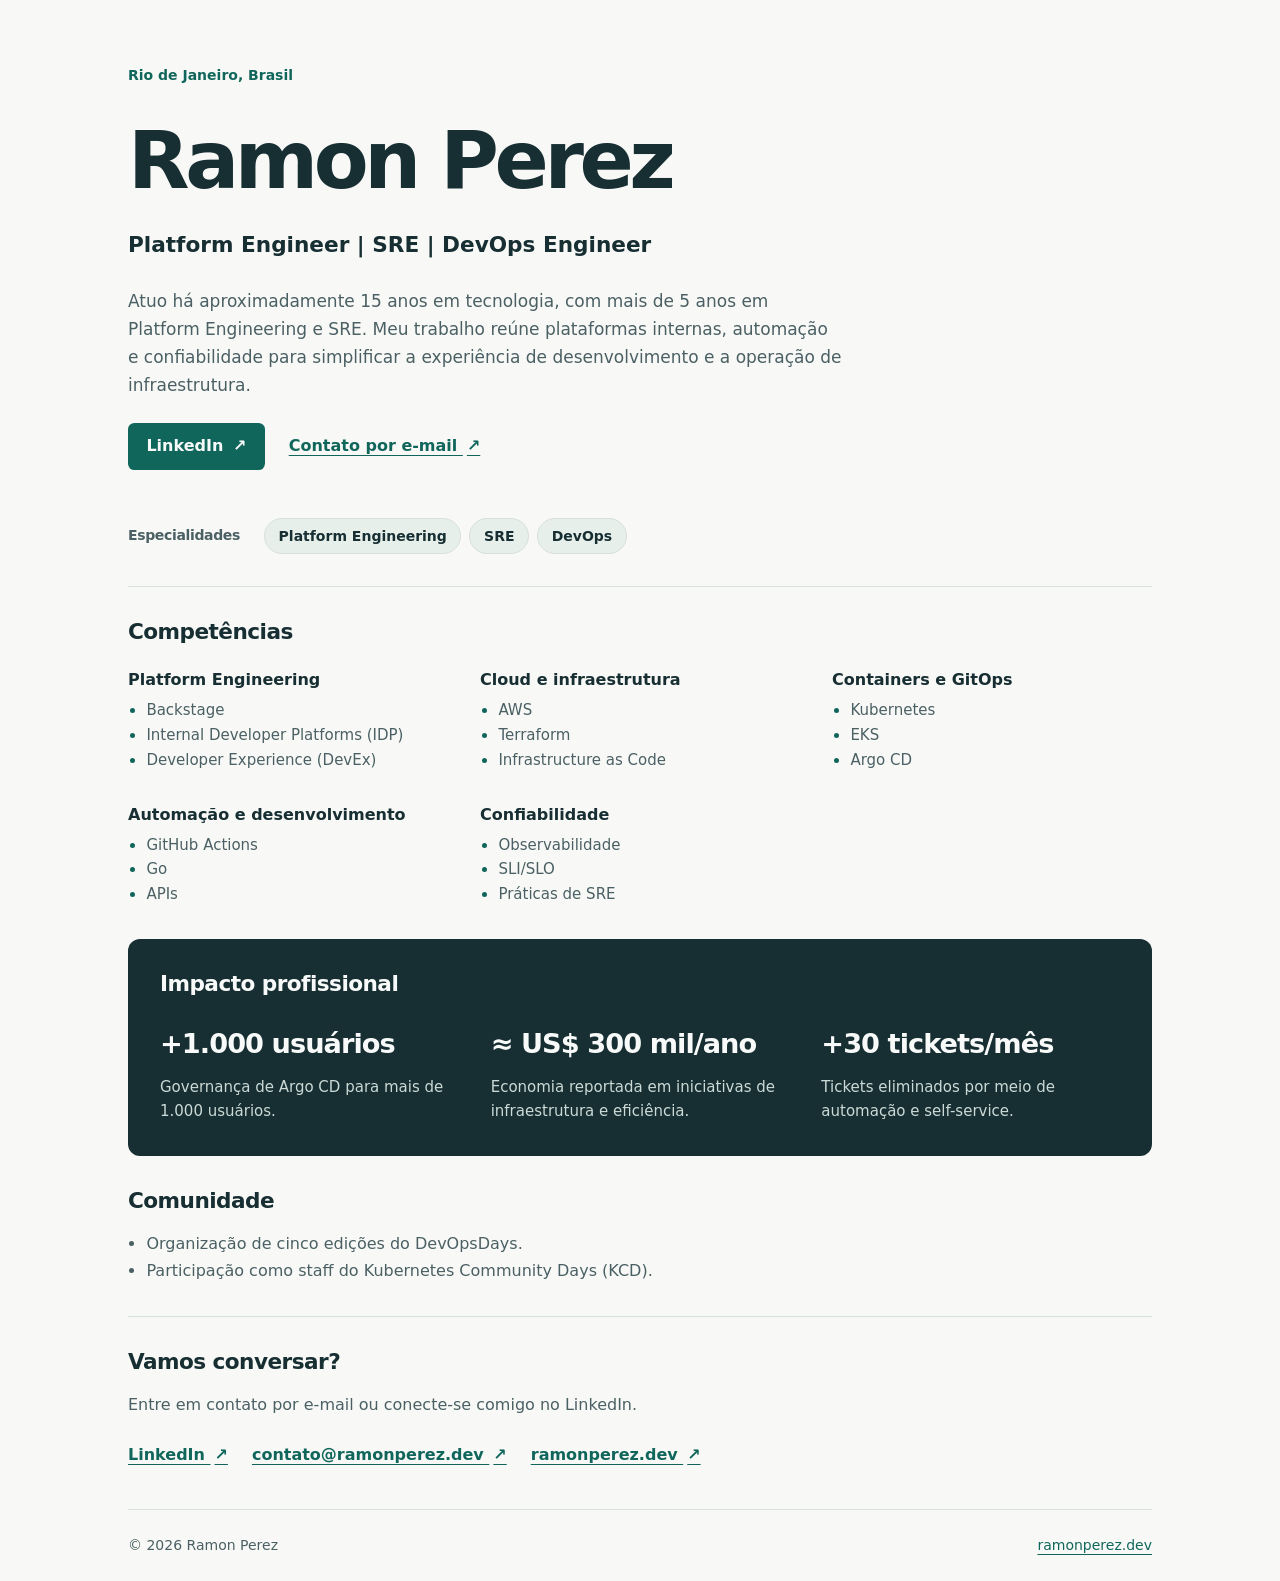
<file: index.html>
<!DOCTYPE html>
<html lang="pt-BR">
<head>
  <meta charset="utf-8">
  <meta name="viewport" content="width=device-width, initial-scale=1">
  <title>Ramon Perez — Platform Engineer | SRE | DevOps Engineer</title>
  <meta name="description" content="Ramon Perez, profissional de Platform Engineering, SRE e DevOps no Rio de Janeiro. Plataformas internas, automação e confiabilidade.">
  <meta property="og:type" content="website">
  <meta property="og:title" content="Ramon Perez — Platform Engineer | SRE | DevOps Engineer">
  <meta property="og:description" content="Ramon Perez, profissional de Platform Engineering, SRE e DevOps no Rio de Janeiro. Plataformas internas, automação e confiabilidade.">
  <link rel="canonical" href="https://ramonperez.dev">
  <meta property="og:url" content="https://ramonperez.dev">
  <link rel="stylesheet" href="style.css">
</head>
<body>
  <a class="skip-link" href="#conteudo">Ir para o conteúdo</a>
  <main id="conteudo" class="container">
    <section class="intro" aria-labelledby="nome">
      <p class="eyebrow">Rio de Janeiro, Brasil</p>
      <h1 id="nome">Ramon Perez</h1>
      <p class="professional-title">Platform Engineer | SRE | DevOps Engineer</p>
      <p class="summary">Atuo há aproximadamente 15 anos em tecnologia, com mais de 5 anos em Platform Engineering e SRE. Meu trabalho reúne plataformas internas, automação e confiabilidade para simplificar a experiência de desenvolvimento e a operação de infraestrutura.</p>
      <div class="links intro-links">
        <a class="button" href="https://www.linkedin.com/in/ramonrrp">LinkedIn <span aria-hidden="true">↗</span></a>
        <a href="mailto:contato@ramonperez.dev">Contato por e-mail <span aria-hidden="true">↗</span></a>
      </div>
    </section>

    <section class="specialties" aria-labelledby="especialidades">
      <h2 id="especialidades">Especialidades</h2>
      <ul class="tags">
        <li>Platform Engineering</li>
        <li>SRE</li>
        <li>DevOps</li>
      </ul>
    </section>

    <section class="section" aria-labelledby="competencias">
      <h2 id="competencias">Competências</h2>
      <div class="skills-grid">
        <div class="skill-group">
          <h3>Platform Engineering</h3>
          <ul>
            <li>Backstage</li>
            <li>Internal Developer Platforms (IDP)</li>
            <li>Developer Experience (DevEx)</li>
          </ul>
        </div>
        <div class="skill-group">
          <h3>Cloud e infraestrutura</h3>
          <ul>
            <li>AWS</li>
            <li>Terraform</li>
            <li>Infrastructure as Code</li>
          </ul>
        </div>
        <div class="skill-group">
          <h3>Containers e GitOps</h3>
          <ul>
            <li>Kubernetes</li>
            <li>EKS</li>
            <li>Argo CD</li>
          </ul>
        </div>
        <div class="skill-group">
          <h3>Automação e desenvolvimento</h3>
          <ul>
            <li>GitHub Actions</li>
            <li>Go</li>
            <li>APIs</li>
          </ul>
        </div>
        <div class="skill-group">
          <h3>Confiabilidade</h3>
          <ul>
            <li>Observabilidade</li>
            <li>SLI/SLO</li>
            <li>Práticas de SRE</li>
          </ul>
        </div>
      </div>
    </section>

    <section class="impact section" aria-labelledby="impacto">
      <h2 id="impacto">Impacto profissional</h2>
      <dl class="impact-grid">
        <div>
          <dt>+1.000 usuários</dt>
          <dd>Governança de Argo CD para mais de 1.000 usuários.</dd>
        </div>
        <div>
          <dt>≈ US$ 300 mil/ano</dt>
          <dd>Economia reportada em iniciativas de infraestrutura e eficiência.</dd>
        </div>
        <div>
          <dt>+30 tickets/mês</dt>
          <dd>Tickets eliminados por meio de automação e self-service.</dd>
        </div>
      </dl>
    </section>

    <section class="section community" aria-labelledby="comunidade">
      <h2 id="comunidade">Comunidade</h2>
      <ul>
        <li>Organização de cinco edições do DevOpsDays.</li>
        <li>Participação como staff do Kubernetes Community Days (KCD).</li>
      </ul>
    </section>

    <section class="section contact" aria-labelledby="contato">
      <h2 id="contato">Vamos conversar?</h2>
      <p>Entre em contato por e-mail ou conecte-se comigo no LinkedIn.</p>
      <ul class="links">
        <li><a href="https://www.linkedin.com/in/ramonrrp">LinkedIn <span aria-hidden="true">↗</span></a></li>
        <li><a href="mailto:contato@ramonperez.dev">contato@ramonperez.dev <span aria-hidden="true">↗</span></a></li>
        <li><a href="https://ramonperez.dev">ramonperez.dev <span aria-hidden="true">↗</span></a></li>
      </ul>
    </section>
    <footer>
      <p>© 2026 Ramon Perez</p>
      <a href="https://ramonperez.dev">ramonperez.dev</a>
    </footer>
  </main>
</body>
</html>
</file>
<file: style.css>
:root {
  color-scheme: light;
  --color-background: #f8f9f6;
  --color-surface: #ffffff;
  --color-text: #172e32;
  --color-muted: #4b6064;
  --color-accent: #11665c;
  --color-border: #d7e0da;
  --color-soft: #e7efea;
  --color-inverse: #f8faf9;
  --font-body: system-ui, -apple-system, BlinkMacSystemFont, "Segoe UI", sans-serif;
  --space-1: 0.5rem;
  --space-2: 1rem;
  --space-3: 1.5rem;
  --space-4: 2rem;
  --space-5: 3rem;
  --space-6: 4rem;
}

* { box-sizing: border-box; }

body {
  margin: 0;
  background: var(--color-background);
  color: var(--color-text);
  font-family: var(--font-body);
  line-height: 1.65;
  overflow-wrap: anywhere;
}

a {
  color: var(--color-accent);
  text-underline-offset: 0.25em;
  text-decoration-thickness: 0.08em;
}

a:hover { text-decoration-thickness: 0.15em; }

a:focus-visible {
  outline: 3px solid var(--color-accent);
  outline-offset: 5px;
  border-radius: 2px;
}

.container {
  width: min(100% - 3rem, 64rem);
  margin-inline: auto;
}

.skip-link {
  position: absolute;
  top: var(--space-2);
  left: var(--space-2);
  padding: var(--space-1) var(--space-2);
  background: var(--color-surface);
  transform: translateY(-200%);
}

.skip-link:focus { transform: translateY(0); }

h1, h2, h3, p, ul, dl, dd { margin: 0; }

h1, h2, h3 { line-height: 1.25; }

h1 {
  font-size: clamp(2.8rem, 8vw, 5rem);
  letter-spacing: -0.055em;
  font-weight: 750;
}

h2 { font-size: 1.35rem; letter-spacing: -0.025em; }
h3 { font-size: 1rem; }

.intro { padding-block: var(--space-6) var(--space-5); }

.eyebrow {
  margin-bottom: var(--space-3);
  color: var(--color-accent);
  font-size: 0.875rem;
  font-weight: 650;
}

.professional-title {
  margin-top: var(--space-2);
  font-size: clamp(1.05rem, 3vw, 1.35rem);
  font-weight: 550;
}

.summary {
  max-width: 66ch;
  margin-block: var(--space-3);
  color: var(--color-muted);
  font-size: 1.0625rem;
}

.links {
  display: flex;
  flex-wrap: wrap;
  align-items: center;
  gap: var(--space-2) var(--space-3);
  padding: 0;
  list-style: none;
}

.links a {
  display: inline-block;
  padding-block: var(--space-1);
  font-weight: 600;
}

.intro-links .button {
  padding: 0.65rem 1.15rem;
  border-radius: 0.4rem;
  color: var(--color-inverse);
  background: var(--color-accent);
  text-decoration: none;
}

.button:hover { background: var(--color-text); }
.links span { margin-left: 0.25em; }

.specialties {
  display: flex;
  flex-wrap: wrap;
  align-items: center;
  gap: var(--space-3);
  padding-bottom: var(--space-4);
}

.specialties h2 { font-size: 0.875rem; color: var(--color-muted); }

.tags {
  display: flex;
  flex-wrap: wrap;
  gap: var(--space-1);
  padding: 0;
  list-style: none;
}

.tags li {
  border: 1px solid var(--color-border);
  border-radius: 2rem;
  padding: 0.35rem 0.85rem;
  background: var(--color-soft);
  font-size: 0.875rem;
  font-weight: 550;
}

.section {
  border-top: 1px solid var(--color-border);
  padding-block: var(--space-4);
}

.skills-grid {
  display: grid;
  grid-template-columns: repeat(3, minmax(0, 1fr));
  gap: var(--space-4);
  margin-top: var(--space-3);
}

.skill-group ul {
  margin-top: var(--space-1);
  padding-left: 1.15rem;
  color: var(--color-muted);
  font-size: 0.9375rem;
}

.skill-group li::marker { color: var(--color-accent); }

.impact {
  padding: var(--space-4);
  border: none;
  border-radius: 0.75rem;
  background: var(--color-text);
  color: var(--color-inverse);
}

.impact-grid {
  display: grid;
  grid-template-columns: repeat(3, minmax(0, 1fr));
  gap: var(--space-4);
  margin-top: var(--space-3);
}

.impact dt {
  font-size: clamp(1.35rem, 2.5vw, 1.7rem);
  font-weight: 700;
  letter-spacing: -0.035em;
}

.impact dd { margin-top: var(--space-1); color: #cbdad6; font-size: 0.9375rem; }
.community { border-top: none; }
.community ul { margin-top: var(--space-2); padding-left: 1.15rem; color: var(--color-muted); }
.contact p { margin-top: var(--space-2); color: var(--color-muted); }
.contact .links { margin-top: var(--space-2); }

footer {
  display: flex;
  flex-wrap: wrap;
  justify-content: space-between;
  gap: var(--space-2);
  padding-block: var(--space-3);
  border-top: 1px solid var(--color-border);
  color: var(--color-muted);
  font-size: 0.875rem;
}

@media (max-width: 48rem) {
  .skills-grid { grid-template-columns: repeat(2, minmax(0, 1fr)); }
  .impact-grid { grid-template-columns: 1fr; gap: var(--space-3); }
}

@media (max-width: 30rem) {
  .container { width: calc(100% - 2rem); }
  .intro { padding-top: var(--space-5); }
  .skills-grid { grid-template-columns: 1fr; gap: var(--space-3); }
  .impact { padding: var(--space-3); }
}
</file>
